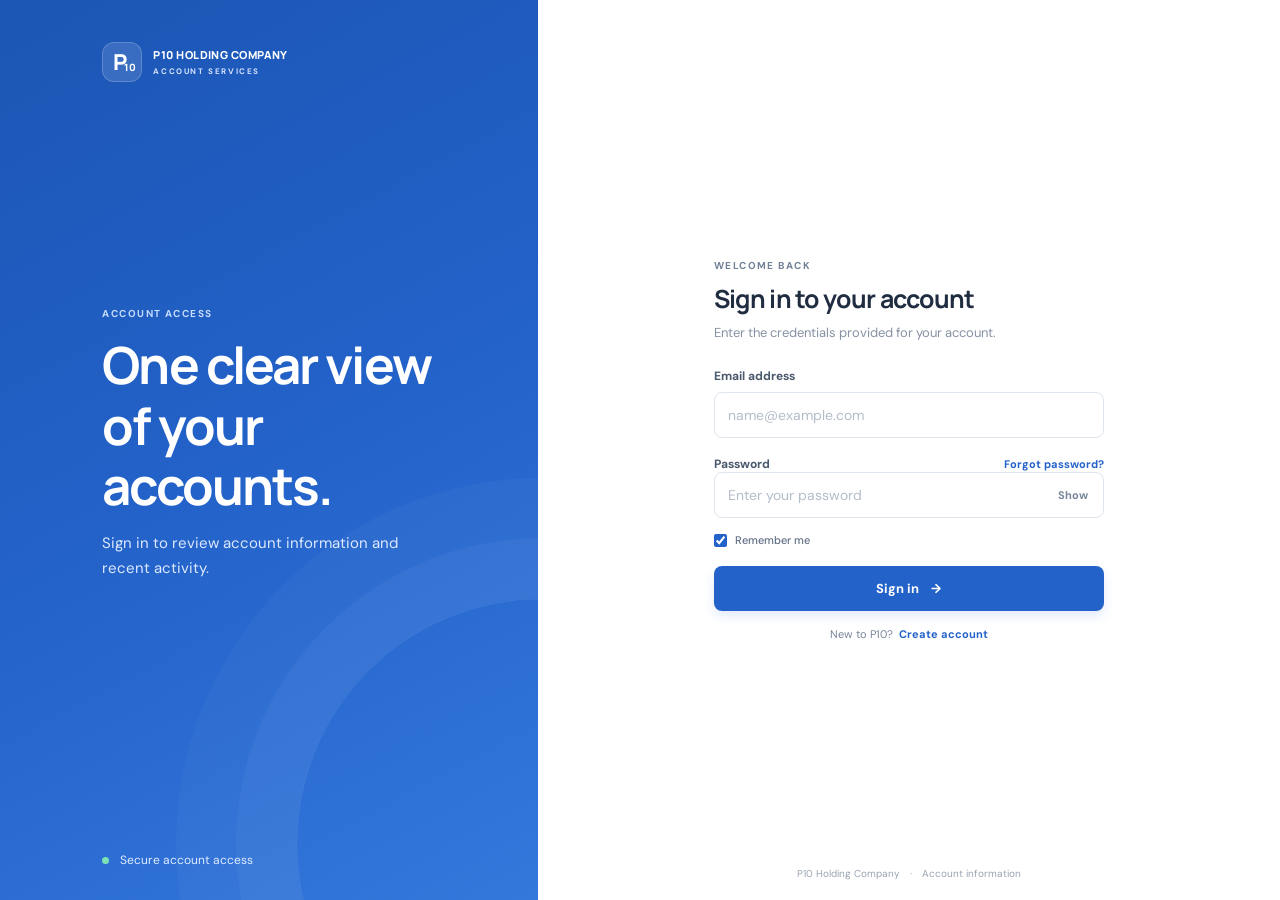
<file: index.html>
<!doctype html>
<html lang="en">
<head>
  <meta charset="utf-8">
  <meta name="viewport" content="width=device-width,initial-scale=1">
  <meta name="theme-color" content="#2362c9">
  <meta name="description" content="P10 Holding Company account overview and information dashboard.">
  <title>P10 Holding Company | Account Overview</title>
  <link rel="stylesheet" href="/styles.css">
  <script src="/config.js"></script>
  <script src="/app.js" defer></script>
</head>
<body>
  <main id="loginView" class="login-shell">
    <section class="login-aside" aria-label="P10 Holding Company">
      <div class="brand brand-large">
        <span class="brand-mark" aria-hidden="true"><b>P</b><i>10</i></span>
        <span class="brand-copy"><strong>P10 HOLDING COMPANY</strong><small>ACCOUNT SERVICES</small></span>
      </div>
      <div class="login-message">
        <p class="eyebrow">ACCOUNT ACCESS</p>
        <h1>One clear view<br>of your accounts.</h1>
        <p>Sign in to review account information and recent activity.</p>
      </div>
      <div class="aside-foot"><span class="status-dot"></span> Secure account access</div>
    </section>

    <section class="login-content">
      <div class="login-card">
        <div class="brand brand-mobile">
          <span class="brand-mark" aria-hidden="true"><b>P</b><i>10</i></span>
          <span class="brand-copy"><strong>P10 HOLDING COMPANY</strong><small>ACCOUNT SERVICES</small></span>
        </div>
        <p class="eyebrow" id="authEyebrow">WELCOME BACK</p>
        <h2 id="authTitle">Sign in to your account</h2>
        <p class="muted" id="authSubtitle">Enter the credentials provided for your account.</p>

        <form id="loginForm" autocomplete="on">
          <label for="email">Email address</label>
          <input id="email" name="email" type="email" autocomplete="username" required placeholder="name@example.com">

          <div class="password-label">
            <label for="password">Password</label>
            <button type="button" id="forgotPassword" class="text-button">Forgot password?</button>
          </div>
          <div class="password-wrap">
            <input id="password" name="password" type="password" autocomplete="current-password" required placeholder="Enter your password">
            <button type="button" id="togglePassword" class="eye-button" aria-label="Show password">Show</button>
          </div>

          <label class="check-row"><input type="checkbox" id="remember" checked><span>Remember me</span></label>
          <button class="button primary full" type="submit">Sign in <span aria-hidden="true">→</span></button>
          <p id="loginError" class="form-message" role="status" aria-live="polite"></p>
        </form>

        <p class="auth-switch" id="loginSwitch">
          New to P10? <button type="button" id="showSignup" class="auth-switch-button">Create account</button>
        </p>

        <form id="signupForm" class="signup-form" autocomplete="on" hidden>
          <label for="signupFullName">Full name</label>
          <input id="signupFullName" name="fullName" type="text" autocomplete="name" required placeholder="Enter your full name">

          <label class="signup-password-label" for="signupEmail">Email address</label>
          <input id="signupEmail" name="email" type="email" autocomplete="email" required placeholder="name@example.com">

          <label class="signup-password-label" for="signupPhone">Phone number (optional)</label>
          <input id="signupPhone" name="phone" type="tel" autocomplete="tel" placeholder="+1 (555) 000-0000">

          <label class="signup-password-label" for="signupPassword">Create password</label>
          <input id="signupPassword" name="password" type="password" autocomplete="new-password" minlength="8" required placeholder="At least 8 characters">

          <label class="signup-password-label" for="confirmPassword">Confirm password</label>
          <input id="confirmPassword" name="confirmPassword" type="password" autocomplete="new-password" minlength="8" required placeholder="Enter your password again">

          <p class="password-hint">Use at least 8 characters.</p>
          <button class="button primary full" type="submit">Create account <span aria-hidden="true">→</span></button>
          <p id="signupMessage" class="form-message" role="status" aria-live="polite"></p>
        </form>

        <p class="auth-switch" id="signupSwitch" hidden>
          Already have an account? <button type="button" id="showLogin" class="auth-switch-button">Sign in</button>
        </p>
        <p id="setupNote" class="setup-note" hidden></p>
      </div>
      <footer class="login-footer">P10 Holding Company <span>·</span> Account information</footer>
    </section>
  </main>

  <div id="appView" class="app-shell" hidden>
    <aside class="sidebar" id="sidebar">
      <a class="brand sidebar-brand" href="#dashboard" aria-label="P10 Holding Company dashboard">
        <span class="brand-mark" aria-hidden="true"><b>P</b><i>10</i></span>
        <span class="brand-copy"><strong>P10 HOLDING<br>COMPANY</strong><small>ACCOUNT SERVICES</small></span>
      </a>

      <p class="nav-caption">MENU</p>
      <nav class="side-nav" aria-label="Main navigation">
        <button class="nav-link active" data-section="dashboard"><span class="nav-icon">⌂</span>Dashboard</button>
        <button class="nav-link" data-section="accounts"><span class="nav-icon">▣</span>My Accounts</button>
        <button class="nav-link" data-section="transactions"><span class="nav-icon">↔</span>Transactions</button>
        <button class="nav-link" data-section="settings"><span class="nav-icon">⚙</span>Settings</button>
      </nav>

      <p class="nav-caption more-caption">ACCOUNT</p>
      <nav class="side-nav" aria-label="Account options">
        <button class="nav-link" data-action="withdraw"><span class="nav-icon">↗</span>Withdrawals</button>
        <button class="nav-link" data-action="fees"><span class="nav-icon">▤</span>Fees &amp; charges</button>
      </nav>

      <div class="sidebar-bottom">
        <div class="help-card"><span class="help-icon">i</span><strong>Need assistance?</strong><small>Contact your account representative.</small></div>
        <button id="logoutButton" class="nav-link logout-link"><span class="nav-icon">↪</span>Sign out</button>
      </div>
    </aside>

    <section class="main-area">
      <header class="topbar">
        <button class="icon-button hamburger" id="menuToggle" aria-label="Open navigation">☰</button>
        <div class="breadcrumb">Accounts <span>/</span> <strong>Overview</strong></div>
        <div class="top-actions">
          <button class="icon-button" id="notificationButton" aria-label="Notifications">♧<i class="notification-dot"></i></button>
          <button class="profile-button" id="profileButton" aria-label="Account profile">
            <span class="avatar">P</span>
            <span class="profile-name"><b id="profileName">Account holder</b><small>Account profile</small></span>
            <span class="chevron">⌄</span>
          </button>
        </div>
      </header>

      <main class="dashboard-content">
        <section class="welcome-row">
          <div>
            <p class="eyebrow">ACCOUNT OVERVIEW</p>
            <h1>Welcome to P10 Holding Company.</h1>
            <p class="muted"></p>
          </div>
          <div class="date-chip">
            <span class="calendar-icon">▦</span>
            <span id="currentDate"></span>
          </div>
        </section>

        <section class="balance-layout" aria-label="Balance summary">
          <article class="balance-card">
            <div class="balance-card-top">
              <div>
                <span class="balance-label">TOTAL BALANCE</span>
                <button class="balance-info" type="button" aria-label="About total balance" data-tip="Total balance is displayed from your account records after sign-in.">i</button>
              </div>
              <span class="balance-account"><span class="live-dot"></span><span id="accountLabel">Primary Account</span><b>USD</b></span>
            </div>
            <p id="cardHolderName" class="card-holder-name" style="margin:6px 0 2px;font-size:12px;font-weight:700;letter-spacing:.4px;color:#eef4ff;"></p>
            <div class="main-balance" id="totalBalance" style="margin-top:6px;">—</div>
            <div class="balance-footer">
              <span><small>Available balance</small><b id="availableBalance">—</b></span>
              <span><small>Account balance</small><b id="accountBalance">—</b></span>
              <span class="card-shape" aria-hidden="true"><i></i><i></i></span>
            </div>
            <div class="balance-glow" aria-hidden="true"></div>
          </article>

          <article class="due-card" data-action="amount" role="button" tabindex="0" aria-label="View amount currently due">
            <div class="due-top">
              <span class="due-icon">$</span>
              <span class="due-tag">ACCOUNT INFORMATION</span>
            </div>
            <p class="muted">Outstanding amount</p>
            <div class="due-amount" id="outstandingAmount">—</div>
            <div class="due-bottom">
              <span><i class="due-indicator"></i>Amount currently due</span>
              <span class="arrow-button" aria-hidden="true">→</span>
            </div>
          </article>
        </section>

        <section class="quick-section">
          <div class="section-heading">
            <div><h2>Quick actions</h2><p class="muted">Access common account information.</p></div>
          </div>
          <div class="quick-grid">
            <button class="quick-card" data-action="withdraw">
              <span class="quick-icon blue-icon">↗</span>
              <span><b>Withdraw</b><small>View withdrawal information</small></span>
              <span class="quick-arrow">→</span>
            </button>
            <button class="quick-card" data-action="fees">
              <span class="quick-icon lilac-icon">▤</span>
              <span><b>View fees &amp; transaction history</b><small>Review account information</small></span>
              <span class="quick-arrow">→</span>
            </button>
            <button class="quick-card" data-action="amount">
              <span class="quick-icon amber-icon">$</span>
              <span><b>Amount currently due</b><small>View outstanding amount</small></span>
              <span class="quick-arrow">→</span>
            </button>
          </div>
        </section>

        <section class="content-grid">
          <article class="panel accounts-panel" id="accountsSection">
            <div class="section-heading">
              <div><h2>My accounts</h2><p class="muted">Your account overview</p></div>
              <button class="quiet-button" data-section="accounts">View all <span>→</span></button>
            </div>
            <div id="accountList" class="account-list"></div>
          </article>

          <article class="panel summary-panel">
            <div class="section-heading">
              <div><h2>Balance summary</h2><p class="muted">Balance overview</p></div>
              <button class="balance-info pale-info" type="button" aria-label="About sample figures" data-tip="Balance summary is loaded from your account records after sign-in.">i</button>
            </div>
            <div class="summary-row"><span><i class="summary-dot dot-blue"></i>Total balance</span><b id="summaryTotal">—</b></div>
            <div class="summary-row"><span><i class="summary-dot dot-green"></i>Available balance</span><b id="summaryAvailable">—</b></div>
            <div class="summary-row"><span><i class="summary-dot dot-amber"></i>Outstanding amount</span><b id="summaryDue">—</b></div>
            <a class="quiet-button balance-details-link" href="/balances.html">View balance details →</a>
          </article>
        </section>

        <section class="panel transactions-panel" id="transactionsSection">
          <div class="section-heading">
            <div><h2>Recent transactions</h2><p class="muted">A summary of recent account activity.</p></div>
            <button class="quiet-button" data-section="transactions">View all <span>→</span></button>
          </div>
          <div class="table-wrap">
            <table>
              <thead>
                <tr><th>DESCRIPTION</th><th>DATE</th><th>CATEGORY</th><th>AMOUNT</th><th>STATUS</th></tr>
              </thead>
              <tbody id="transactionRows"></tbody>
            </table>
          </div>
          <div class="transaction-foot">
            <span>Showing recent account activity</span>
            <button class="quiet-button" data-section="transactions">See transactions →</button>
          </div>
        </section>

        <footer class="page-footer">
          <span>© 2026 P10 Holding Company</span>
          <span>Account information <i>·</i> Privacy <i>·</i> Support</span>
        </footer>
      </main>

      <nav class="mobile-nav" aria-label="Mobile navigation">
        <button class="active" data-section="dashboard"><span>⌂</span>Home</button>
        <button data-section="accounts"><span>▣</span>Accounts</button>
        <button data-section="transactions"><span>↔</span>Activity</button>
        <button data-section="settings"><span>⚙</span>Settings</button>
      </nav>
    </section>
  </div>

  <div id="dialogBackdrop" class="dialog-backdrop" hidden>
    <section class="info-dialog" role="dialog" aria-modal="true" aria-labelledby="dialogTitle">
      <button class="dialog-close" id="dialogClose" aria-label="Close dialog">×</button>
      <span class="dialog-icon" id="dialogIcon">i</span>
      <p class="eyebrow" id="dialogEyebrow">ACCOUNT INFORMATION</p>
      <h2 id="dialogTitle">Account information</h2>
      <p id="dialogBody" class="dialog-body"></p>
      <div id="dialogAmount" class="dialog-amount" hidden></div>
      <div class="dialog-note"><span>i</span><span>For information only. No payment or withdrawal can be made here.</span></div>
      <button class="button primary full" id="dialogDone">Close</button>
    </section>
  </div>

  <div id="toast" class="toast" role="status" aria-live="polite"></div>
</body>
</html>
</file>
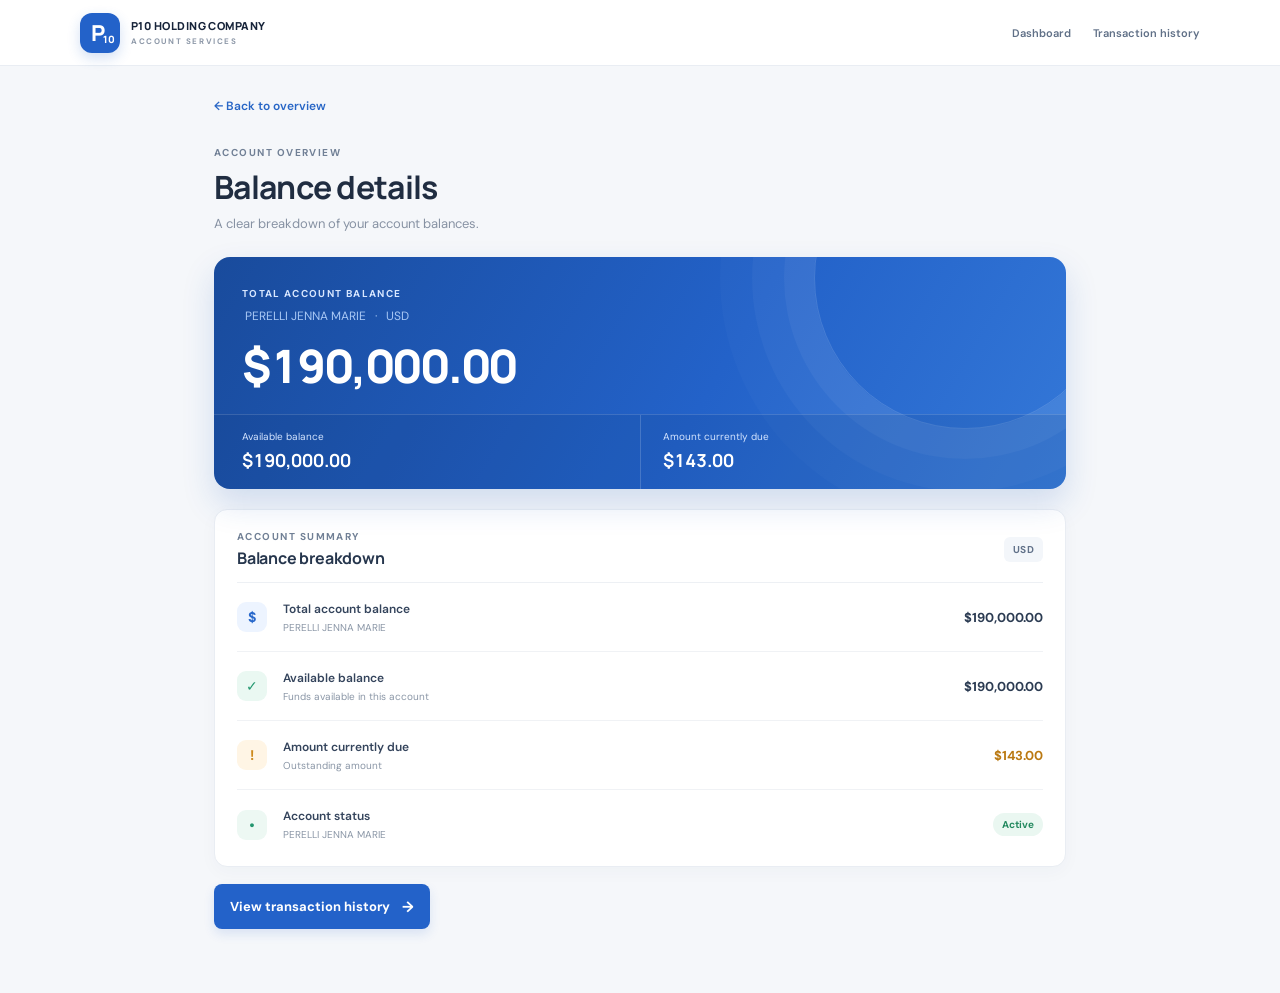
<file: balances.html>
<!doctype html>
<html lang="en">
<head>
  <meta charset="utf-8">
  <meta name="viewport" content="width=device-width, initial-scale=1">
  <meta name="theme-color" content="#2362c9">
  <title>Balance Details | P10 Holding Company</title>
  <link rel="stylesheet" href="/styles.css">
  <script src="/config.js"></script>
  <script src="/auth-guard.js" defer></script>
</head>
<body>
  <div class="standalone-page">
    <header class="standalone-header">
      <a class="brand standalone-brand" href="/" aria-label="P10 Holding Company account dashboard">
        <span class="brand-mark"><b>P</b><i>10</i></span>
        <span class="brand-copy"><strong>P10 HOLDING COMPANY</strong><small>ACCOUNT SERVICES</small></span>
      </a>
      <nav aria-label="Main navigation">
        <a href="/">Dashboard</a>
        <a href="/transactions.html">Transaction history</a>
      </nav>
    </header>

    <main class="standalone-content balance-page">
      <a class="back-button" href="/">← Back to overview</a>

      <header class="detail-heading balance-page-heading">
        <p class="eyebrow">ACCOUNT OVERVIEW</p>
        <h1>Balance details</h1>
        <p class="muted">A clear breakdown of your account balances.</p>
      </header>

      <section class="balance-hero" aria-label="Total account balance">
        <div class="balance-hero-top">
          <div>
            <span class="balance-hero-label">TOTAL ACCOUNT BALANCE</span>
            <p class="balance-account-name"><span id="detailAccountLabel">PERELLI JENNA MARIE</span> <span>·</span> <span id="detailCurrency">USD</span></p>
          </div>
        </div>
        <strong class="balance-total" id="detailTotal">$190,000.00</strong>
        <div class="balance-hero-footer">
          <div class="balance-hero-stat">
            <span>Available balance</span>
            <strong id="detailAvailable">$190,000.00</strong>
          </div>
          <div class="balance-hero-stat">
            <span>Amount currently due</span>
            <strong id="detailDue">$143.00</strong>
          </div>
        </div>
      </section>

      <section class="balance-breakdown" aria-labelledby="breakdown-title">
        <div class="balance-section-heading">
          <div>
            <p class="eyebrow">ACCOUNT SUMMARY</p>
            <h2 id="breakdown-title">Balance breakdown</h2>
          </div>
          <span class="currency-chip" id="currencyChip">USD</span>
        </div>
        <div class="balance-breakdown-list">
          <div class="balance-breakdown-row">
            <span class="balance-row-icon total-row-icon">$</span>
            <span class="balance-row-label"><strong>Total account balance</strong><small id="breakdownAccountLabel">PERELLI JENNA MARIE</small></span>
            <strong class="balance-row-amount" id="breakdownTotal">$190,000.00</strong>
          </div>
          <div class="balance-breakdown-row">
            <span class="balance-row-icon available-row-icon">✓</span>
            <span class="balance-row-label"><strong>Available balance</strong><small>Funds available in this account</small></span>
            <strong class="balance-row-amount" id="breakdownAvailable">$190,000.00</strong>
          </div>
          <div class="balance-breakdown-row">
            <span class="balance-row-icon due-row-icon">!</span>
            <span class="balance-row-label"><strong>Amount currently due</strong><small>Outstanding amount</small></span>
            <strong class="balance-row-amount due-row-amount" id="breakdownDue">$300.00</strong>
          </div>
          <div class="balance-breakdown-row">
            <span class="balance-row-icon status-row-icon">●</span>
            <span class="balance-row-label"><strong>Account status</strong><small id="statusAccountLabel">PERELLI JENNA MARIE</small></span>
            <span class="account-status-pill" id="detailAccountStatus">Active</span>
          </div>
        </div>
      </section>

      <a class="button primary history-link" href="/transactions.html">View transaction history <span aria-hidden="true">→</span></a>
    </main>
  </div>
  <script src="/balance-page.js" defer></script>
  <script>
    (() => {
      const ACCOUNT_HOLDER_NAME = 'PERELLI JENNA MARIE';
      const MAIN_BALANCE_TEXT = '$190,000.00';
      const DUE_AMOUNT_TEXT = '$143.00';

      const setIfEmptyOrZero = (selector, value) => {
        document.querySelectorAll(selector).forEach((el) => {
          const current = el.textContent.trim();
          if (!current || current === '—' || current === '$0.00' || current === 'Account') {
            el.textContent = value;
          }
        });
      };

      const syncFigures = () => {
        setIfEmptyOrZero('#detailAccountLabel', ACCOUNT_HOLDER_NAME);
        setIfEmptyOrZero('#breakdownAccountLabel', ACCOUNT_HOLDER_NAME);
        setIfEmptyOrZero('#statusAccountLabel', ACCOUNT_HOLDER_NAME);
        setIfEmptyOrZero('#detailTotal', MAIN_BALANCE_TEXT);
        setIfEmptyOrZero('#breakdownTotal', MAIN_BALANCE_TEXT);
        setIfEmptyOrZero('#detailAvailable', MAIN_BALANCE_TEXT);
        setIfEmptyOrZero('#breakdownAvailable', MAIN_BALANCE_TEXT);
        setIfEmptyOrZero('#detailDue', DUE_AMOUNT_TEXT);
        setIfEmptyOrZero('#breakdownDue', DUE_AMOUNT_TEXT);
        setIfEmptyOrZero('#detailAccountStatus', 'Active');
      };

      window.addEventListener('DOMContentLoaded', () => {
        syncFigures();
        const observer = new MutationObserver(syncFigures);
        observer.observe(document.body, { childList: true, subtree: true, characterData: true });
        setTimeout(() => observer.disconnect(), 5000);
      });
    })();
  </script>
</body>
</html>
</file>
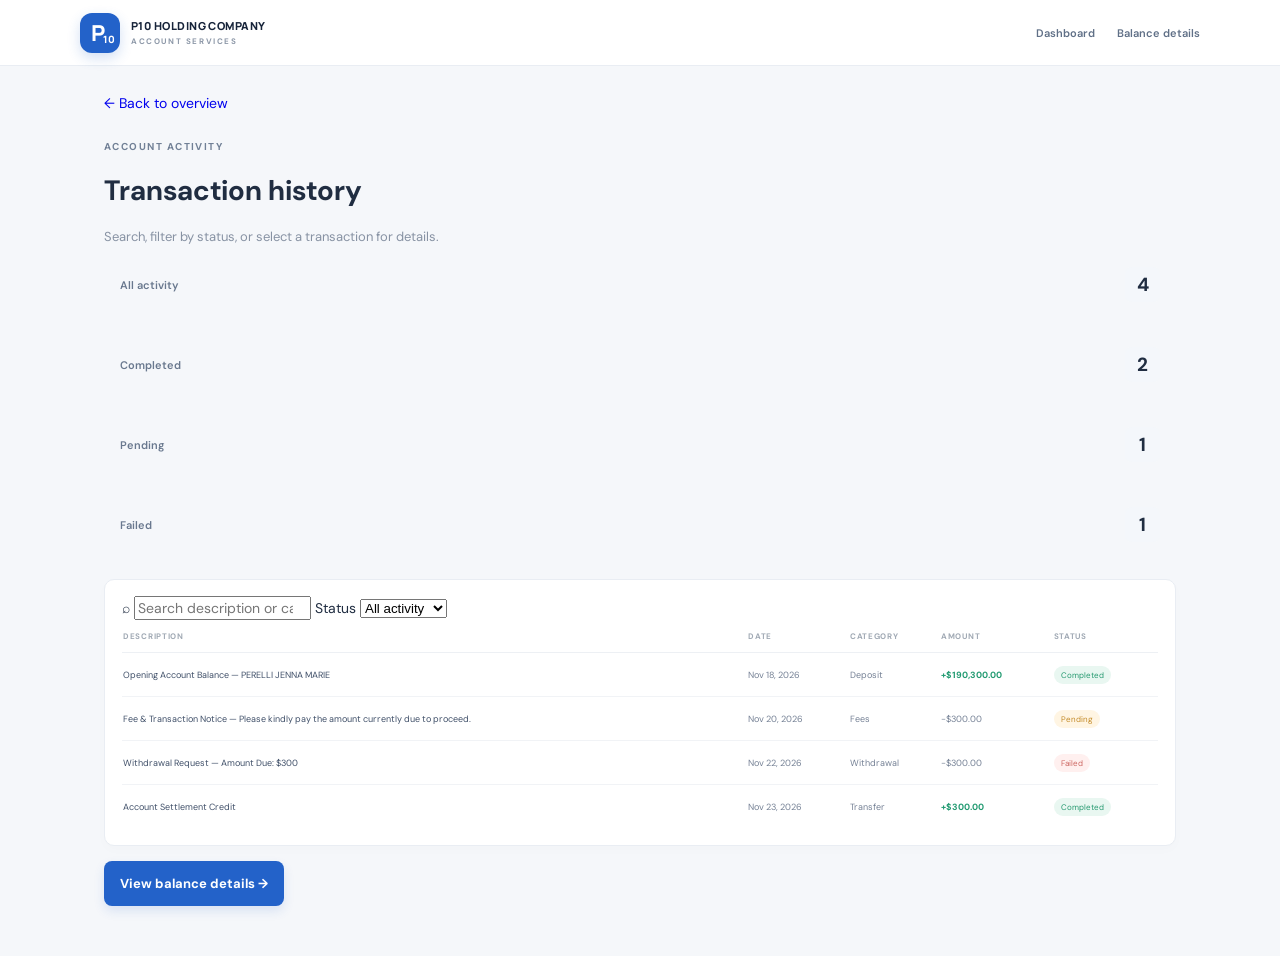
<file: transactions.html>
<!doctype html>
<html lang="en">
<head>
  <meta charset="utf-8">
  <meta name="viewport" content="width=device-width,initial-scale=1">
  <meta name="theme-color" content="#2362c9">
  <title>Transaction History | P10 Holding Company</title>
  <link rel="stylesheet" href="/styles.css">
  <script src="/config.js"></script>
  <script src="/transactions.js" defer></script>
  <script src="/auth-guard.js" defer></script>
</head>
<body>
  <div class="standalone-page">
    <header class="standalone-header">
      <a class="brand standalone-brand" href="/">
        <span class="brand-mark"><b>P</b><i>10</i></span>
        <span class="brand-copy"><strong>P10 HOLDING COMPANY</strong><small>ACCOUNT SERVICES</small></span>
      </a>
      <nav>
        <a href="/">Dashboard</a>
        <a href="/balances.html">Balance details</a>
      </nav>
    </header>

    <main class="standalone-content">
      <a class="back-button" href="/">← Back to overview</a>
      <header class="detail-heading">
        <p class="eyebrow">ACCOUNT ACTIVITY</p>
        <h1>Transaction history</h1>
        <p class="muted">Search, filter by status, or select a transaction for details.</p>
      </header>

      <section class="history-stats">
        <article class="history-stat history-stat-blue"><small>All activity</small><strong id="countAll">0</strong></article>
        <article class="history-stat history-stat-green"><small>Completed</small><strong id="countCompleted">0</strong></article>
        <article class="history-stat history-stat-amber"><small>Pending</small><strong id="countPending">0</strong></article>
        <article class="history-stat history-stat-red"><small>Failed</small><strong id="countFailed">0</strong></article>
      </section>

      <section class="panel history-panel">
        <div class="history-controls">
          <label class="history-search">
            <span>⌕</span>
            <input id="transactionSearch" type="search" placeholder="Search description or category" aria-label="Search transaction history">
          </label>
          <label class="filter-label">
            Status
            <select id="statusFilter">
              <option value="all">All activity</option>
              <option value="completed">Completed</option>
              <option value="pending">Pending</option>
              <option value="failed">Failed</option>
            </select>
          </label>
        </div>
        <div class="table-wrap">
          <table>
            <thead>
              <tr><th>DESCRIPTION</th><th>DATE</th><th>CATEGORY</th><th>AMOUNT</th><th>STATUS</th></tr>
            </thead>
            <tbody id="transactionHistory"></tbody>
          </table>
          <p id="noTransactions" class="empty-history" hidden>No transactions match these filters.</p>
        </div>
      </section>

      <a class="button primary history-link" href="/balances.html">View balance details →</a>
    </main>
  </div>

  <div id="transactionModal" class="dialog-backdrop" hidden>
    <section class="info-dialog" role="dialog" aria-modal="true" aria-labelledby="transactionTitle">
      <button class="dialog-close" id="closeTransaction" aria-label="Close">×</button>
      <span class="dialog-icon">↔</span>
      <p class="eyebrow">TRANSACTION DETAILS</p>
      <h2 id="transactionTitle">Transaction</h2>
      <p id="transactionDetailText" class="dialog-body"></p>
      <div id="transactionAmount" class="dialog-amount"></div>
      <button id="doneTransaction" class="button primary full">Close</button>
    </section>
  </div>
</body>
</html>
</file>
<file: styles.css>
@import url('https://fonts.googleapis.com/css2?family=DM+Sans:wght@400;500;600;700&family=Manrope:wght@500;600;700;800&display=swap');
:root{--blue:#2362c9;--blue-dark:#154cae;--navy:#17243a;--text:#202d41;--muted:#8792a3;--bg:#f5f7fa;--line:#e9edf3;--white:#fff;--green:#20a477;--amber:#df9d2b;--shadow:0 12px 32px rgba(25,48,83,.065);font-family:'DM Sans',-apple-system,BlinkMacSystemFont,'Segoe UI',sans-serif;color:var(--text);font-synthesis:none}*{box-sizing:border-box}body{margin:0;background:var(--bg);font-size:14px}button,input{font:inherit}button{cursor:pointer}button:focus-visible,input:focus-visible,a:focus-visible{outline:3px solid #93b7f6;outline-offset:2px}[hidden]{display:none!important}.muted{color:var(--muted);margin:7px 0 0;font-size:13px}.eyebrow{font-size:10px;letter-spacing:1.45px;font-weight:700;color:#718096;margin:0 0 9px}.brand{display:flex;align-items:center;gap:11px;color:var(--navy)}.brand-mark{width:40px;height:40px;border-radius:12px;background:var(--blue);color:#fff;display:inline-flex;align-items:center;justify-content:center;position:relative;box-shadow:0 5px 13px #2362c933}.brand-mark b{font:800 22px Manrope,sans-serif;line-height:1;transform:translateX(-2px)}.brand-mark i{font:800 10px Manrope,sans-serif;position:absolute;right:5px;bottom:7px;font-style:normal}.brand-copy{display:flex;flex-direction:column;gap:3px}.brand-copy strong{font:800 11px/1.35 Manrope,sans-serif;letter-spacing:.45px}.brand-copy small{font-size:8px;letter-spacing:1.6px;color:#8d98a8;font-weight:700}
/* Sign in */.login-shell{min-height:100vh;display:grid;grid-template-columns:minmax(330px,42%) 1fr;background:#fff}.login-aside{background:linear-gradient(152deg,#1c56b4,#2362c9 50%,#3478dc);color:#fff;padding:42px 8vw 32px;display:flex;flex-direction:column;justify-content:space-between;position:relative;overflow:hidden}.login-aside:after{content:'';position:absolute;width:490px;height:490px;border:1px solid #ffffff18;border-radius:50%;right:-250px;bottom:-190px;box-shadow:0 0 0 60px #ffffff09,0 0 0 120px #ffffff07}.brand-large{color:#fff;position:relative;z-index:1}.brand-large .brand-mark{background:#ffffff20;box-shadow:none;border:1px solid #ffffff30}.brand-large .brand-copy small{color:#d5e3ff}.login-message{position:relative;z-index:1;max-width:420px;margin-top:-30px}.login-message .eyebrow{color:#c6dcff}.login-message h1{font:700 clamp(34px,4vw,52px)/1.18 Manrope,sans-serif;letter-spacing:-1.9px;margin:14px 0}.login-message>p:last-child{font-size:15px;line-height:1.7;color:#dce9ff;max-width:340px}.aside-foot{font-size:12px;color:#e1ecff;position:relative;z-index:1}.status-dot{width:7px;height:7px;border-radius:50%;background:#7de1b6;display:inline-block;margin-right:8px}.login-content{display:flex;align-items:center;justify-content:center;padding:40px 24px;position:relative}.login-card{width:min(100%,390px)}.login-card h2{font:700 25px Manrope,sans-serif;letter-spacing:-.7px;margin:0 0 8px}.login-card form{margin-top:27px}.login-card label{display:block;font-size:12px;font-weight:700;color:#4a586d;margin-bottom:8px}.login-card input[type=email],.login-card input[type=password],.password-wrap input{height:46px;border:1px solid #dfe5ed;border-radius:8px;width:100%;padding:0 13px;color:var(--text);background:#fff;transition:border .18s,box-shadow .18s}.login-card input:focus{outline:0;border-color:#7ea5ed;box-shadow:0 0 0 3px #2362c91c}.login-card input::placeholder{color:#b3bdca}.password-label{display:flex;align-items:center;justify-content:space-between;margin-top:18px}.password-label label{margin:0}.text-button{padding:0;border:0;background:none;color:var(--blue);font-size:11px;font-weight:700}.password-wrap{position:relative}.password-wrap input{padding-right:62px}.eye-button{position:absolute;right:10px;top:50%;transform:translateY(-50%);border:0;background:none;color:#78869a;font-size:11px;font-weight:700}.check-row{display:flex!important;align-items:center;gap:8px;margin:15px 0 19px!important;font-size:11px!important;font-weight:500!important;color:#627086!important}.check-row input{accent-color:var(--blue);margin:0}.button{min-height:45px;padding:0 15px;border-radius:8px;border:1px solid transparent;font-weight:700;font-size:13px;display:inline-flex;align-items:center;justify-content:center;gap:12px;transition:transform .16s,background .16s,box-shadow .16s}.button:hover{transform:translateY(-1px)}.primary{background:var(--blue);color:#fff;box-shadow:0 5px 11px #2362c922}.primary:hover{background:var(--blue-dark)}.secondary{background:#fff;border-color:#dfe6ef;color:#30415b}.secondary:hover{border-color:#aec5eb;background:#f8faff}.full{width:100%}.form-message{font-size:12px;line-height:1.5;color:#c23939;min-height:0;margin:9px 0 0}.form-message:empty{display:none}.login-divider{display:flex;align-items:center;gap:12px;color:#b2bbc7;font-size:9px;letter-spacing:1px;margin:15px 0}.login-divider:before,.login-divider:after{content:'';height:1px;background:#edf0f4;flex:1}.sample-note{text-align:center;font-size:10px;color:#9aa4b2;margin:10px 0 0}.setup-note{border-radius:7px;background:#fff6e7;color:#73500e;padding:10px 12px;font-size:11px;line-height:1.5;margin-top:13px}.brand-mobile{display:none}.login-footer{position:absolute;bottom:20px;color:#9aa4b2;font-size:10px}.login-footer span{margin:0 7px}
/* Dashboard shell */.app-shell{min-height:100vh;display:grid;grid-template-columns:232px minmax(0,1fr)}.sidebar{height:100vh;position:sticky;top:0;background:#fff;border-right:1px solid var(--line);padding:25px 16px 15px;display:flex;flex-direction:column;z-index:4}.sidebar-brand{padding:0 7px 35px;text-decoration:none}.sidebar-brand .brand-mark{width:38px;height:38px}.sidebar-brand .brand-copy strong{font-size:10px}.nav-caption{font-size:9px;color:#a0a9b5;font-weight:700;letter-spacing:1.35px;padding:0 12px;margin:0 0 9px}.side-nav{display:grid;gap:4px}.nav-link{height:41px;border:0;background:none;color:#6e7b8d;text-align:left;padding:0 12px;border-radius:7px;display:flex;align-items:center;gap:12px;font-size:12px;font-weight:600;transition:background .15s,color .15s}.nav-link:hover{background:#f6f8fb;color:var(--blue)}.nav-link.active{background:#edf4ff;color:var(--blue);font-weight:700}.nav-icon{font-size:16px;width:17px;text-align:center;color:inherit}.more-caption{margin-top:31px}.sidebar-bottom{margin-top:auto}.help-card{background:#f7f9fc;border:1px solid #eff2f6;border-radius:9px;padding:12px;margin:0 2px 15px;display:grid;grid-template-columns:22px 1fr;column-gap:6px}.help-icon{grid-row:span 2;width:19px;height:19px;border-radius:50%;background:#e7f0ff;color:var(--blue);display:grid;place-items:center;font-size:11px;font-weight:700}.help-card strong{font-size:10px}.help-card small{font-size:9px;line-height:1.45;color:#8995a5;margin-top:4px}.logout-link{width:100%;border-top:1px solid #eff1f5;border-radius:0;padding-top:12px;height:48px}.main-area{min-width:0}.topbar{height:65px;background:#fff;border-bottom:1px solid var(--line);display:flex;align-items:center;justify-content:space-between;padding:0 33px;position:sticky;top:0;z-index:3}.breadcrumb{font-size:11px;color:#9aa4b1}.breadcrumb span{margin:0 9px;color:#c0c8d2}.breadcrumb strong{color:#43516a;font-weight:700}.top-actions{display:flex;align-items:center;gap:21px}.icon-button{background:none;border:0;color:#596982;font-size:19px;position:relative;padding:6px}.notification-dot{position:absolute;right:5px;top:5px;width:6px;height:6px;background:#e6535a;border:1px solid white;border-radius:50%}.profile-button{background:none;border:0;display:flex;align-items:center;gap:9px;text-align:left;padding:3px}.avatar{width:31px;height:31px;border-radius:50%;display:grid;place-items:center;background:#e7efff;color:var(--blue);font:700 13px Manrope,sans-serif}.profile-name{display:grid;gap:2px}.profile-name b{font-size:10px;color:#43516a}.profile-name small{font-size:9px;color:#9ba5b2}.chevron{font-size:13px;color:#94a0ae;margin-left:3px}.hamburger{display:none}.dashboard-content{max-width:1280px;margin:0 auto;padding:27px 32px 20px}.sample-banner{background:#fff8e9;border:1px solid #f0ddb1;border-radius:8px;padding:11px 13px;margin:0 0 20px;display:flex;align-items:center;gap:10px;color:#6c5427}.sample-mark{height:21px;width:21px;border-radius:50%;background:#f8e8bf;color:#8b641d;display:grid;place-items:center;font-size:12px;font-weight:700;flex:none}.sample-banner div{display:grid;gap:2px;flex:1}.sample-banner strong{font-size:11px}.sample-banner span:not(.sample-mark){font-size:10px;color:#87744d}.banner-close{border:0;background:none;color:#9c8759;font-size:18px}.welcome-row{display:flex;justify-content:space-between;align-items:end;margin-bottom:20px}.welcome-row h1{font:700 21px Manrope,sans-serif;letter-spacing:-.5px;margin:0;color:#202d41}.welcome-row .eyebrow{margin-bottom:6px}.date-chip{border:1px solid #e5eaf0;border-radius:7px;background:#fff;padding:8px 10px;display:flex;align-items:center;gap:8px;color:#758197;font-size:10px}.calendar-icon{font-size:14px;color:var(--blue)}.balance-layout{display:grid;grid-template-columns:minmax(0,1.72fr) minmax(215px,.8fr);gap:15px}.balance-card{min-height:180px;border-radius:12px;padding:19px 21px 16px;background:linear-gradient(116deg,#1c56b5,#2362c9 61%,#397ddd);color:#fff;position:relative;overflow:hidden;box-shadow:0 10px 22px #2362c92b}.balance-card:before{content:'';position:absolute;width:240px;height:240px;border:1px solid #ffffff18;border-radius:50%;right:-35px;top:-137px;box-shadow:0 0 0 27px #ffffff08,0 0 0 55px #ffffff06}.balance-card>*:not(.balance-glow){position:relative;z-index:1}.balance-card-top{display:flex;justify-content:space-between;align-items:center}.balance-card-top>div{display:flex;align-items:center;gap:8px}.balance-label{font-size:9px;letter-spacing:1.4px;font-weight:700;color:#d3e3ff}.balance-info{border:1px solid #ffffff70;border-radius:50%;width:15px;height:15px;background:#ffffff12;color:#fff;font-size:9px;padding:0;line-height:13px}.balance-account{display:flex;align-items:center;gap:7px;font-size:9px;color:#ecf3ff}.balance-account b{border-left:1px solid #ffffff54;padding-left:7px;font-size:8px;letter-spacing:.7px}.live-dot{width:5px;height:5px;border-radius:50%;background:#7ae0b3}.main-balance{font:700 34px Manrope,sans-serif;letter-spacing:-1px;margin:17px 0 18px;font-variant-numeric:tabular-nums}.balance-footer{display:flex;gap:36px;align-items:end}.balance-footer>span{display:grid;gap:4px}.balance-footer small{font-size:9px;color:#d2e2ff}.balance-footer b{font-size:12px;font-weight:700;font-variant-numeric:tabular-nums}.card-shape{margin-left:auto;display:flex;align-items:center}.card-shape i{width:25px;height:25px;border:1px solid #ffffff7a;border-radius:50%;display:block}.card-shape i+i{margin-left:-10px;background:#ffffff32}.balance-glow{position:absolute;width:130px;height:130px;background:#72a8ff33;filter:blur(30px);right:13%;bottom:-95px}.due-card{background:#fff;border:1px solid var(--line);border-radius:12px;min-height:180px;padding:17px 18px 13px;box-shadow:0 4px 14px #253a5907}.due-top{display:flex;align-items:center;justify-content:space-between}.due-icon{width:27px;height:27px;border-radius:8px;background:#fff5e3;color:#d08a15;display:grid;place-items:center;font-weight:700;font-size:14px}.due-tag{font-size:8px;letter-spacing:.7px;color:#a1a9b5;font-weight:700}.due-card .muted{font-size:10px;margin-top:12px}.due-amount{font:700 25px Manrope,sans-serif;margin-top:3px;color:#273448;font-variant-numeric:tabular-nums}.due-bottom{border-top:1px solid #eff1f4;margin-top:12px;padding-top:10px;display:flex;align-items:center;justify-content:space-between;color:#929cab;font-size:9px}.due-indicator{width:6px;height:6px;display:inline-block;border-radius:50%;background:#e6ac50;margin-right:6px}.arrow-button{border:0;background:#f1f5fb;border-radius:6px;width:24px;height:24px;color:var(--blue);font-size:14px}.quick-section{margin-top:22px}.section-heading{display:flex;align-items:center;justify-content:space-between}.section-heading h2{font:700 14px Manrope,sans-serif;margin:0;color:#273448}.section-heading .muted{font-size:10px;margin-top:4px}.quick-grid{display:grid;grid-template-columns:repeat(3,1fr);gap:11px;margin-top:11px}.quick-card{min-width:0;background:#fff;border:1px solid var(--line);border-radius:9px;padding:12px;min-height:68px;display:flex;align-items:center;gap:10px;text-align:left;color:inherit;box-shadow:0 4px 12px #253a5904;transition:transform .16s,border-color .16s,box-shadow .16s}.quick-card:hover{transform:translateY(-2px);border-color:#c8d8f0;box-shadow:var(--shadow)}.quick-icon{width:34px;height:34px;border-radius:9px;display:grid;place-items:center;font-size:17px;flex:none}.blue-icon{background:#edf4ff;color:#2868cb}.lilac-icon{background:#f2efff;color:#8164d7}.amber-icon{background:#fff5e5;color:#d69422}.quick-card>span:nth-child(2){display:grid;gap:4px;min-width:0;flex:1}.quick-card b{font-size:10px;white-space:nowrap;overflow:hidden;text-overflow:ellipsis}.quick-card small{font-size:9px;color:#9aa4b1;white-space:nowrap;overflow:hidden;text-overflow:ellipsis}.quick-arrow{font-size:13px;color:#9aa6b5}.content-grid{display:grid;grid-template-columns:1.25fr 1fr;gap:14px;margin-top:20px}.panel{background:#fff;border:1px solid var(--line);border-radius:10px;padding:16px 17px;box-shadow:0 4px 12px #253a5904}.quiet-button{border:0;background:none;color:var(--blue);font-size:10px;font-weight:700;padding:4px}.quiet-button span{margin-left:4px}.account-list{margin-top:13px;display:flex;gap:10px;overflow-x:auto;scrollbar-width:thin;padding-bottom:2px}.account-tile{min-width:205px;flex:1;border:1px solid #edf0f4;border-radius:8px;padding:12px}.account-tile-top{display:flex;align-items:center;justify-content:space-between}.tile-symbol{width:25px;height:25px;background:#edf4ff;color:#2362c9;border-radius:7px;display:grid;place-items:center}.account-status{font-size:8px;color:#26976f;display:flex;align-items:center;gap:5px}.account-status i{width:5px;height:5px;background:#27b181;border-radius:50%}.account-tile p{font-size:10px;color:#8994a3;margin:9px 0 4px}.account-tile>strong{display:block;font:700 17px Manrope,sans-serif;letter-spacing:-.3px;font-variant-numeric:tabular-nums}.account-tile>small{font-size:9px;color:#a0a9b5;display:flex;justify-content:space-between;margin-top:8px}.account-tile>small span{letter-spacing:1px}.summary-panel .section-heading{margin-bottom:11px}.pale-info{border-color:#dfe6ef;color:#75849a;background:#f7f9fc}.summary-row{height:35px;display:flex;justify-content:space-between;align-items:center;border-bottom:1px solid #f0f2f5;font-size:10px}.summary-row>span{display:flex;align-items:center;gap:7px;color:#788598}.summary-row>b{font-size:10px;color:#3d4a5f;font-variant-numeric:tabular-nums}.summary-dot{width:7px;height:7px;border-radius:50%}.dot-blue{background:#3679dc}.dot-green{background:#32ad82}.dot-amber{background:#e8ab4d}.summary-note{display:flex;align-items:center;gap:7px;color:#9aa4b1;font-size:8px;margin-top:10px}.summary-note span{width:14px;height:14px;border-radius:50%;display:grid;place-items:center;background:#f3f5f8;color:#718096;font-size:9px}.transactions-panel{margin-top:14px;padding-bottom:9px}.transactions-panel .section-heading{margin-bottom:8px}.table-wrap{width:100%;overflow-x:auto}table{border-collapse:collapse;width:100%;min-width:600px;text-align:left}thead th{height:33px;font-size:8px;letter-spacing:.7px;color:#a0a9b4;font-weight:700;border-bottom:1px solid #edf0f4}tbody td{height:44px;border-bottom:1px solid #f1f3f6;color:#758195;font-size:9px;white-space:nowrap}tbody tr:last-child td{border:0}tbody td:first-child{color:#405069}.transaction-icon{width:24px;height:24px;display:inline-grid;place-items:center;vertical-align:middle;border-radius:7px;background:#eef5ff;color:#2d71d4;font-size:13px;margin-right:8px}.transaction-icon.purple{background:#f2efff;color:#856ed1}.transaction-icon.green{background:#eaf8f2;color:#309c74}.transaction-title{font-weight:600}.amount-positive{color:#239b72!important;font-weight:700}.status-pill{padding:4px 7px;border-radius:12px;font-size:8px}.completed{background:#e9f7f1;color:#25996f}.pending{background:#fff5e3;color:#c38a27}.failed{background:#fff0ef;color:#cc6560}.transaction-foot{border-top:1px solid #f0f2f5;padding:9px 2px 0;display:flex;justify-content:space-between;align-items:center;color:#a0a9b5;font-size:9px}.page-footer{display:flex;justify-content:space-between;padding:17px 1px;color:#a0a9b5;font-size:9px}.page-footer i{font-style:normal;margin:0 5px}.mobile-nav{display:none}
/* Dialogs and toast */.dialog-backdrop{position:fixed;inset:0;background:#15243c65;z-index:15;display:grid;place-items:center;padding:20px;backdrop-filter:blur(3px);animation:fadein .16s ease-out}.info-dialog{width:min(100%,410px);background:#fff;border-radius:15px;padding:27px 27px 22px;box-shadow:0 26px 70px #15243c35;position:relative;animation:rise .2s ease-out}.dialog-close{position:absolute;right:15px;top:13px;border:0;background:#f4f6f9;border-radius:50%;width:28px;height:28px;color:#768396;font-size:19px}.dialog-icon{width:38px;height:38px;border-radius:11px;background:#edf4ff;display:grid;place-items:center;color:var(--blue);font-weight:700;font-size:17px;margin-bottom:17px}.info-dialog .eyebrow{color:#8b97a8}.info-dialog h2{font:700 20px Manrope,sans-serif;margin:0}.dialog-body{font-size:13px;line-height:1.65;color:#7b8797;margin:9px 0}.dialog-body-emphasis{font-size:16px;font-weight:700;line-height:1.55;color:#263750;background:#f4f8ff;border-left:3px solid var(--blue);padding:12px 13px;border-radius:0 7px 7px 0;margin:15px 0}.dialog-amount{font:800 35px Manrope,sans-serif;color:#1e2e46;font-variant-numeric:tabular-nums;margin:11px 0 14px}.dialog-note{display:flex;align-items:flex-start;gap:7px;background:#f7f9fc;border-radius:7px;padding:10px;margin:18px 0;font-size:10px;line-height:1.5;color:#7e8998}.dialog-note span:first-child{width:14px;height:14px;display:grid;place-items:center;border-radius:50%;background:#e8effa;color:#4774b9;flex:none;font-size:9px}.toast{position:fixed;bottom:24px;right:25px;background:#17243a;color:#fff;box-shadow:var(--shadow);padding:12px 16px;border-radius:8px;z-index:20;font-size:12px;max-width:min(380px,calc(100vw - 30px));opacity:0;transform:translateY(8px);pointer-events:none;transition:.2s}.toast.show{opacity:1;transform:translateY(0)}@keyframes fadein{from{opacity:0}to{opacity:1}}@keyframes rise{from{opacity:0;transform:translateY(8px)}to{opacity:1;transform:translateY(0)}}
@media(max-width:1080px){.app-shell{grid-template-columns:205px minmax(0,1fr)}.sidebar{padding-left:12px;padding-right:12px}.dashboard-content{padding-left:22px;padding-right:22px}.balance-layout{grid-template-columns:minmax(0,1.5fr) minmax(195px,.8fr)}.quick-card{padding:10px;gap:8px}.quick-icon{width:30px;height:30px}.content-grid{grid-template-columns:1fr 1fr}}
@media(max-width:800px){.login-shell{grid-template-columns:1fr}.login-aside{display:none}.brand-mobile{display:flex;margin-bottom:35px}.login-content{align-items:flex-start;padding-top:10vh}.login-footer{position:static;text-align:center;margin-top:45px}.app-shell{grid-template-columns:1fr}.sidebar{position:fixed;left:0;top:0;width:240px;transform:translateX(-103%);transition:transform .22s;box-shadow:10px 0 35px #17243a1c}.sidebar.open{transform:translateX(0)}.hamburger{display:inline-block}.topbar{padding:0 20px}.dashboard-content{padding:24px 20px 24px}.mobile-nav{position:fixed;bottom:0;left:0;right:0;z-index:5;height:61px;background:#fff;border-top:1px solid var(--line);display:flex;justify-content:space-around;padding:5px 8px calc(5px + env(safe-area-inset-bottom));box-shadow:0 -5px 18px #253a5908}.mobile-nav button{display:flex;flex-direction:column;align-items:center;justify-content:center;gap:3px;border:0;background:none;color:#8b97a8;min-width:58px;font-size:8px;font-weight:600}.mobile-nav button span{font-size:17px;line-height:1}.mobile-nav button.active{color:var(--blue)}.page-footer{padding-bottom:74px}}
@media(max-width:600px){body{font-size:13px}.login-content{padding:9vh 23px 28px}.login-card h2{font-size:23px}.topbar{height:57px;padding:0 13px}.top-actions{gap:10px}.profile-name,.chevron{display:none}.dashboard-content{padding:19px 14px 18px}.welcome-row{align-items:flex-start;gap:8px;margin-bottom:15px}.welcome-row h1{font-size:18px;line-height:1.4;max-width:260px}.welcome-row .muted{font-size:11px;max-width:250px}.date-chip{font-size:8px;padding:7px 8px;white-space:nowrap;margin-top:5px}.balance-layout{grid-template-columns:1fr;gap:10px}.balance-card{min-height:170px;padding:17px 17px 14px}.main-balance{font-size:31px;margin:16px 0}.balance-footer{gap:24px}.balance-footer b{font-size:11px}.due-card{min-height:150px;padding:14px 16px 11px}.due-amount{font-size:23px}.due-card .muted{margin-top:8px}.due-bottom{margin-top:9px;padding-top:8px}.quick-section{margin-top:18px}.quick-grid{grid-template-columns:1fr;gap:7px;margin-top:9px}.quick-card{min-height:59px;padding:9px 11px}.quick-icon{width:34px;height:34px}.quick-card b{font-size:10px}.content-grid{grid-template-columns:1fr;gap:10px;margin-top:15px}.panel{padding:14px}.account-tile{min-width:195px}.transactions-panel{margin-top:10px}.section-heading h2{font-size:13px}.sample-banner{padding:9px 10px;margin-bottom:15px}.sample-banner span:not(.sample-mark){font-size:9px;line-height:1.4}.page-footer{font-size:8px;gap:10px;align-items:center;padding:17px 1px 77px}.page-footer span:last-child{text-align:right}.info-dialog{padding:24px 21px 19px}.dialog-amount{font-size:32px}.toast{bottom:75px;right:15px}.breadcrumb{font-size:10px}}
@media(prefers-reduced-motion:reduce){*,*::before,*::after{scroll-behavior:auto!important;animation-duration:.01ms!important;animation-iteration-count:1!important;transition-duration:.01ms!important}}
.standalone-page{min-height:100vh;background:var(--bg)}.standalone-header{height:66px;background:#fff;border-bottom:1px solid var(--line);display:flex;justify-content:space-between;align-items:center;padding:0 max(20px,calc((100vw - 1120px)/2))}.standalone-brand{text-decoration:none}.standalone-header nav{display:flex;gap:22px}.standalone-header nav a{font-size:11px;color:#607087;text-decoration:none;font-weight:600}.standalone-header nav a:hover{color:var(--blue)}.standalone-content{max-width:1120px;margin:auto;padding:28px 24px 50px}.standalone-content>.back-button{display:inline-block;text-decoration:none;margin-bottom:18px}.standalone-content .sample-banner{margin-bottom:22px}.standalone-content .detail-heading{margin-top:10px}.standalone-content .history-panel{margin-top:14px}.standalone-content .history-link{display:inline-flex;text-decoration:none;margin-top:15px}.standalone-content .history-stat{min-height:80px}
/* Clean standalone information pages */
.history-stat{display:flex;align-items:center;justify-content:space-between;gap:12px;min-height:64px;padding:12px 16px}.history-stat small{font-size:11px;font-weight:600;color:#69788e}.history-stat strong{font-size:19px;background:#f4f7fb;border-radius:7px;padding:5px 9px;min-width:35px;text-align:center}.standalone-content .sample-banner{padding:8px 11px}.standalone-content .sample-banner strong{font-size:10px}.standalone-content .sample-banner span:not(.sample-mark){font-size:9px}.detail-heading .muted:empty{display:none}.balance-detail-hero{padding:28px 30px;min-height:145px;align-content:center}.balance-detail-grid{margin-top:14px}.balance-detail-card{min-height:132px;align-content:start}.balance-ledger .summary-note{margin-top:12px}

/* Balance details: calm, bank-style hierarchy */
.standalone-header{gap:20px;min-width:0}
.standalone-header nav{align-items:center;flex-wrap:wrap}
.balance-page{max-width:900px;padding-top:30px;padding-bottom:64px}
.balance-page>.back-button{color:#2866c6;font-size:12px;font-weight:600;margin-bottom:22px}
.balance-page-heading{margin:0 0 22px}
.balance-page-heading h1{font:700 clamp(25px,3vw,32px)/1.2 Manrope,sans-serif;letter-spacing:-.7px;color:#202d41;margin:0}
.balance-page-heading .muted{font-size:13px;line-height:1.55;margin-top:8px}
.balance-hero{position:relative;isolation:isolate;overflow:hidden;border-radius:16px;padding:26px 28px 0;color:#fff;background:linear-gradient(120deg,#194b9c 0%,#2362c9 58%,#3478d8 100%);box-shadow:0 15px 32px #1d58b62b}
.balance-hero:after{content:"";position:absolute;z-index:-1;right:-50px;top:-130px;width:300px;height:300px;border:1px solid #ffffff25;border-radius:50%;box-shadow:0 0 0 30px #ffffff0b,0 0 0 62px #ffffff08,0 0 0 94px #ffffff05}
.balance-hero-top{display:flex;justify-content:space-between;align-items:flex-start;gap:16px}
.balance-hero-label{font-size:10px;font-weight:700;letter-spacing:1.35px;color:#d8e7ff}
.balance-account-name{margin:7px 0 0;color:#eef4ff;font-size:12px}
.balance-account-name span{padding:0 3px;color:#a9c8f5}
.preview-chip{display:inline-flex;align-items:center;gap:7px;flex:none;padding:7px 10px;border:1px solid #ffffff38;border-radius:20px;background:#ffffff12;color:#eff5ff;font-size:10px;font-weight:600}
.preview-chip i{width:6px;height:6px;border-radius:50%;background:#a9c8ff;display:inline-block}
.balance-total{display:block;margin:17px 0 23px;font:800 clamp(34px,5vw,46px)/1.1 Manrope,sans-serif;letter-spacing:-1.5px;font-variant-numeric:tabular-nums}
.balance-hero-footer{display:grid;grid-template-columns:1fr 1fr;margin:0 -28px;padding:0 28px;background:#102f621c;border-top:1px solid #ffffff24}
.balance-hero-stat{display:grid;gap:6px;padding:15px 18px 17px 0;min-width:0}
.balance-hero-stat+.balance-hero-stat{border-left:1px solid #ffffff2b;padding-left:22px}
.balance-hero-stat span{font-size:10px;color:#d5e5ff}
.balance-hero-stat strong{font:700 18px/1.25 Manrope,sans-serif;font-variant-numeric:tabular-nums;color:#fff}
.balance-breakdown{margin-top:20px;padding:20px 22px 7px;background:#fff;border:1px solid #e9edf3;border-radius:13px;box-shadow:0 5px 18px #253a5908}
.balance-section-heading{display:flex;align-items:center;justify-content:space-between;gap:12px;padding:0 0 14px;border-bottom:1px solid #edf0f4}
.balance-section-heading .eyebrow{margin-bottom:5px}
.balance-section-heading h2{margin:0;color:#26364d;font:700 16px/1.3 Manrope,sans-serif;letter-spacing:-.2px}
.currency-chip{padding:6px 9px;border-radius:6px;background:#f3f6fa;color:#617189;font-size:10px;font-weight:700;letter-spacing:.5px}
.balance-breakdown-row{min-height:69px;display:grid;grid-template-columns:34px minmax(0,1fr) auto;align-items:center;gap:12px;border-bottom:1px solid #f0f2f5}
.balance-breakdown-row:last-child{border-bottom:0}
.balance-row-icon{width:30px;height:30px;display:grid;place-items:center;border-radius:9px;font-size:14px;font-weight:700}
.total-row-icon{background:#edf4ff;color:#2868cb}
.available-row-icon{background:#eaf8f2;color:#22976f}
.due-row-icon{background:#fff5e5;color:#cd8a1d}
.status-row-icon{background:#edf8f3;color:#24966f;font-size:9px}
.balance-row-label{display:grid;gap:4px;min-width:0}
.balance-row-label strong{font-size:12px;font-weight:600;color:#34445c}
.balance-row-label small{font-size:10px;color:#8a96a6}
.balance-row-amount{font-size:13px;font-weight:700;color:#2b3b52;font-variant-numeric:tabular-nums;white-space:nowrap}
.due-row-amount{color:#ba7912}
.account-status-pill{justify-self:end;padding:5px 9px;border-radius:14px;background:#eaf7f1;color:#23895f;font-size:10px;font-weight:700}
.balance-page>.history-link{margin-top:17px}
.balance-page>.history-link span{font-size:15px}
@media(max-width:640px){
 .standalone-header{height:auto;min-height:0;align-items:flex-start;flex-direction:column;gap:10px;padding:12px 16px 11px}
 .standalone-brand .brand-mark{width:34px;height:34px}
 .standalone-header nav{width:100%;gap:18px;padding:0 1px}
 .standalone-header nav a{font-size:10px}
 .balance-page{padding:20px 16px 48px}
 .balance-page>.back-button{margin-bottom:17px}
 .balance-page-heading{margin-bottom:17px}
 .balance-page-heading h1{font-size:25px}
 .balance-page-heading .muted{font-size:12px}
 .balance-hero{padding:21px 19px 0;border-radius:13px}
 .balance-total{font-size:36px;margin:18px 0 21px}
 .balance-hero-footer{margin:0 -19px;padding:0 19px}
 .balance-hero-stat{padding:13px 10px 14px 0}
 .balance-hero-stat+.balance-hero-stat{padding-left:13px}
 .balance-hero-stat span{font-size:9px;line-height:1.35}
 .balance-hero-stat strong{font-size:15px}
 .balance-breakdown{margin-top:14px;padding:16px 14px 5px}
 .balance-section-heading h2{font-size:15px}
 .balance-breakdown-row{grid-template-columns:30px minmax(0,1fr) auto;gap:9px;min-height:65px}
 .balance-row-icon{width:28px;height:28px}
 .balance-row-label strong{font-size:11px}
 .balance-row-label small{font-size:9px}
 .balance-row-amount{font-size:11px}
 .account-status-pill{font-size:9px;padding:5px 7px}
 .balance-page>.history-link{width:100%;justify-content:space-between;margin-top:14px}
}
@media(max-width:380px){
 .balance-page{padding-left:13px;padding-right:13px}
 .balance-hero{padding-left:15px;padding-right:15px}
 .balance-hero-footer{margin-left:-15px;margin-right:-15px;padding-left:15px;padding-right:15px}
 .balance-total{font-size:33px}
 .balance-breakdown{padding-left:11px;padding-right:11px}
 .balance-breakdown-row{grid-template-columns:27px minmax(0,1fr) auto;gap:7px}
 .balance-row-amount{font-size:10px}
}

html:not(.session-verified) .standalone-page{visibility:hidden}
.auth-switch{font-size:11px;color:#778498;text-align:center;margin:16px 0 0}
.auth-switch-button{border:0;background:none;padding:0 0 0 3px;color:var(--blue);font-family:inherit;font-size:11px;font-weight:700;text-decoration:none}
.auth-switch-button:hover{text-decoration:underline}
.signup-form{margin-top:17px!important}
.login-card .signup-form>.signup-password-label{margin-top:13px}
.password-hint{font-size:10px;color:#8995a5;margin:7px 0 14px}
.form-message.success{color:#21805d;background:#eef8f3;border-radius:7px;padding:9px 10px}

/* Make the entire amount-due summary discoverable and keyboard accessible. */
.due-card[role="button"]{cursor:pointer;transition:box-shadow .18s ease,transform .18s ease}
.due-card[role="button"]:hover{box-shadow:0 10px 26px #253a5918;transform:translateY(-1px)}
.due-card[role="button"]:focus-visible{outline:3px solid #7eabf2;outline-offset:3px}
</file>
